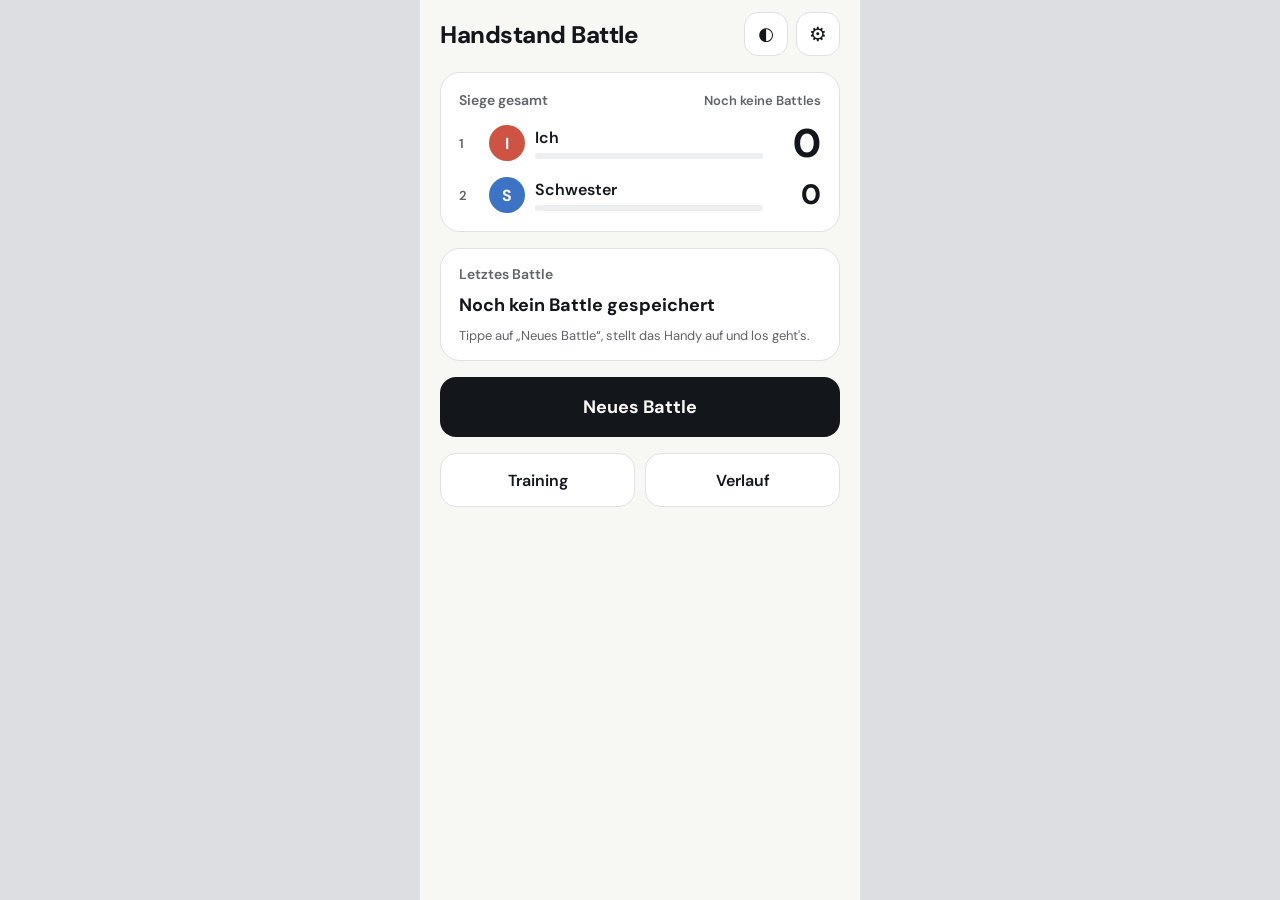
<file: app/index.html>
<!DOCTYPE html>
<html lang="de">
<head>
<meta charset="utf-8">
<meta name="viewport" content="width=device-width, initial-scale=1, viewport-fit=cover">
<meta name="theme-color" content="#f7f7f5">
<meta name="apple-mobile-web-app-capable" content="yes">
<meta name="mobile-web-app-capable" content="yes">
<title>Handstand Battle</title>
<link rel="preconnect" href="https://fonts.googleapis.com">
<link rel="preconnect" href="https://fonts.gstatic.com" crossorigin>
<link href="https://fonts.googleapis.com/css2?family=DM+Sans:opsz,wght@9..40,400;9..40,500;9..40,600;9..40,700;9..40,800&family=JetBrains+Mono:wght@500&display=swap" rel="stylesheet">
<link rel="stylesheet" href="styles.css?v=9">
</head>
<body>
<div id="app"></div>
<script type="module" src="js/main.js?v=9"></script>
</body>
</html>
</file>
<file: app/styles.css>
/* Handstand Battle – Styles nach dem Claude-Design (v2) */
:root{
  --bg:oklch(0.975 0.003 90);--surface:#fff;--ink:oklch(0.2 0.01 260);--muted:oklch(0.5 0.01 260);
  --line:oklch(0.91 0.004 260);--soft:oklch(0.95 0.004 260);--desk:oklch(0.9 0.004 260);
  --s1:oklch(0.93 0.004 260);--s2:oklch(0.9 0.004 260);
  --err:oklch(0.62 0.17 35);--bone:oklch(0.8 0.17 150);--joint:oklch(0.62 0.17 150);
  color-scheme:light;
}
:root[data-theme=dark]{
  --bg:oklch(0.17 0.006 260);--surface:oklch(0.22 0.007 260);--ink:oklch(0.95 0.003 90);--muted:oklch(0.7 0.008 260);
  --line:oklch(0.3 0.008 260);--soft:oklch(0.27 0.008 260);--desk:oklch(0.11 0.005 260);
  --s1:oklch(0.26 0.007 260);--s2:oklch(0.23 0.007 260);
  color-scheme:dark;
}
*{box-sizing:border-box}
html,body{margin:0;background:var(--desk);font-family:'DM Sans',system-ui,sans-serif;color:var(--ink);-webkit-font-smoothing:antialiased;-webkit-tap-highlight-color:transparent}
button{font-family:inherit;cursor:pointer;color:inherit}
button:disabled{cursor:default}
input{font-family:inherit}
.mono{font-family:'JetBrains Mono',ui-monospace,monospace}
.tnum{font-variant-numeric:tabular-nums}
.muted{color:var(--muted)}
@keyframes hbPulse{0%,100%{opacity:1}50%{opacity:.35}}
@keyframes hbIn{0%{transform:translateY(6px);opacity:0}100%{transform:none;opacity:1}}
@keyframes hbSpin{to{transform:rotate(360deg)}}

/* ---------- Hochformat-Seiten ---------- */
.page{position:relative;max-width:440px;margin:0 auto;min-height:100vh;min-height:100dvh;background:var(--bg);display:flex;flex-direction:column;padding-top:env(safe-area-inset-top)}
@media (min-width:480px){.page{box-shadow:0 0 0 1px var(--line)}}
.pad{padding:12px 20px 32px;display:flex;flex-direction:column;gap:16px}
.body{padding:10px 20px 20px;display:flex;flex-direction:column;gap:20px;flex:1}
.head{display:flex;align-items:center;gap:12px;padding:10px 20px 6px}
.head-title{font-weight:700;font-size:22px;line-height:1.1}
.head-sub{font-size:13px;color:var(--muted);font-weight:500}
.brand{font-weight:800;font-size:24px;letter-spacing:-0.02em}
.row{display:flex;align-items:center}
.between{display:flex;justify-content:space-between;align-items:baseline}
.col{display:flex;flex-direction:column}
.gap8{gap:8px}.gap10{gap:10px}.gap12{gap:12px}.gap14{gap:14px}.gap16{gap:16px}
.grid2{display:grid;grid-template-columns:1fr 1fr;gap:10px}
.label{font-size:14px;font-weight:600;color:var(--muted)}
.small{font-size:13px;color:var(--muted)}
.note{font-size:13px;color:var(--muted);line-height:1.45}

.iconbtn{width:44px;height:44px;flex:none;border-radius:14px;border:1px solid var(--line);background:var(--surface);color:var(--ink);font-size:18px;display:inline-flex;align-items:center;justify-content:center}
.card{background:var(--surface);border:1px solid var(--line);border-radius:20px;padding:18px}
.card-tight{background:var(--surface);border:1px solid var(--line);border-radius:18px;overflow:hidden}
.btn-main{width:100%;height:60px;border-radius:16px;border:none;background:var(--ink);color:var(--bg);font-weight:700;font-size:18px}
.btn-main:disabled{opacity:.4}
.btn-sec{height:54px;border-radius:16px;border:1px solid var(--line);background:var(--surface);color:var(--ink);font-weight:600;font-size:16px}
.btn-small{height:34px;padding:0 14px;border-radius:10px;border:none;background:var(--ink);color:var(--bg);font-size:14px;font-weight:600}
.btn-small.ghost{border:1px solid var(--line);background:transparent;color:var(--ink)}
.btn-small:disabled{opacity:.4}
.link{background:none;border:none;padding:0;color:var(--ink);font-size:14px;font-weight:600;text-decoration:underline}
.link:disabled{opacity:.4}
.sticky-foot{position:sticky;bottom:0;padding:12px 20px calc(24px + env(safe-area-inset-bottom));background:var(--bg);border-top:1px solid var(--line)}

.avatar{border-radius:50%;display:inline-flex;align-items:center;justify-content:center;font-weight:700;flex:none}
.dot{border-radius:50%;display:inline-block;flex:none}
.bar{height:6px;border-radius:3px;background:var(--soft)}
.bar>div{height:100%;border-radius:3px}

/* Start */
.rank{display:grid;grid-template-columns:20px 36px minmax(0,1fr) auto;align-items:center;gap:10px}
.rank-wins{font-weight:800;line-height:1;font-variant-numeric:tabular-nums;min-width:48px;text-align:right}
.lastcard{text-align:left;width:100%;background:var(--surface);border:1px solid var(--line);border-radius:20px;padding:16px 18px;color:var(--ink);display:flex;flex-direction:column;gap:10px}
.pill{font-size:12px;font-weight:600;padding:3px 8px;border-radius:8px;background:var(--soft)}
.chips{display:flex;flex-wrap:wrap;gap:6px 14px;font-size:14px;font-weight:500;color:var(--muted)}
.chips b{color:var(--ink)}
.chip{display:flex;align-items:center;gap:5px}

/* Setup */
.roster-row{border-bottom:1px solid var(--line)}
.roster-main{display:flex;align-items:center;gap:12px;padding:10px 10px 10px 14px}
.roster-toggle{flex:1;min-width:0;display:flex;align-items:center;gap:12px;background:none;border:none;padding:0;color:var(--ink);text-align:left;height:44px}
.check{width:24px;height:24px;flex:none;border-radius:7px;border:2px solid var(--muted);color:var(--bg);display:flex;align-items:center;justify-content:center;font-size:14px;font-weight:800}
.check.on{border-color:var(--ink);background:var(--ink)}
.editbtn{width:40px;height:40px;border-radius:12px;border:1px solid var(--line);background:transparent;color:var(--muted);font-size:15px}
.edit-area{padding:2px 14px 14px 50px;display:flex;flex-direction:column;gap:10px}
.add-area{padding:12px 14px 14px;display:flex;flex-direction:column;gap:10px}
.field{height:42px;border-radius:12px;border:1px solid var(--line);background:var(--soft);color:var(--ink);font-size:16px;font-weight:600;padding:0 12px;outline:none;width:100%}
.swatches{display:flex;gap:8px;flex-wrap:wrap}
.swatch{width:30px;height:30px;border-radius:50%;border:none;outline:2.5px solid transparent;outline-offset:2px}
.swatch.on{outline-color:var(--ink)}
.swatch:disabled{opacity:.2}
.addbtn{width:100%;height:52px;background:none;border:none;color:var(--ink);font-size:15px;font-weight:600;display:flex;align-items:center;gap:10px;padding:0 14px}
.addbox{width:24px;height:24px;border-radius:7px;border:1.5px dashed var(--muted);display:flex;align-items:center;justify-content:center;font-size:16px;color:var(--muted)}
.starter{height:42px;padding:0 14px 0 6px;border-radius:21px;border:1.5px solid var(--line);background:transparent;color:var(--ink);font-weight:600;font-size:15px;display:flex;align-items:center;gap:8px}
.starter.on{border-color:var(--ink);background:var(--surface)}
.radio-card{text-align:left;padding:12px 14px;border-radius:16px;border:1.5px solid var(--line);background:var(--surface);color:var(--ink);display:flex;align-items:center;gap:12px;width:100%}
.radio-card.on{border-color:var(--ink)}
.radio{width:20px;height:20px;flex:none;border-radius:50%;border:2px solid var(--ink);display:flex;align-items:center;justify-content:center}
.radio>span{width:10px;height:10px;border-radius:50%;background:var(--ink);opacity:0}
.on .radio>span{opacity:1}
.guide-sketch{position:relative;height:140px;border-radius:12px;background:var(--soft);overflow:hidden}
.guide-sketch>div{position:absolute}
.step-n{flex:none;width:22px;height:22px;border-radius:50%;background:var(--soft);font-weight:700;font-size:12px;display:flex;align-items:center;justify-content:center}

/* Segmente */
.seg{display:grid;gap:4px;padding:4px;border-radius:14px;background:var(--soft)}
.seg button{height:40px;border-radius:10px;border:none;background:transparent;color:var(--ink);font-weight:600;font-size:14.5px}
.seg button.on{background:var(--surface);box-shadow:0 1px 3px rgba(0,0,0,.12)}

/* Battle-Ende */
.hero{display:flex;align-items:center;gap:16px;animation:hbIn .35s ease-out;padding:20px}
.stat-big{font-weight:800;font-size:40px;line-height:1;font-variant-numeric:tabular-nums}
.att{background:var(--surface);border:1px solid var(--line);border-radius:14px;display:flex;flex-direction:column}
.att-main{padding:8px 8px 8px 12px;display:flex;align-items:center;gap:10px}
.att-score{font-weight:800;font-size:26px;line-height:1;width:40px;font-variant-numeric:tabular-nums}
.att-info{flex:1;min-width:0;display:flex;flex-direction:column;font-size:12.5px;line-height:1.3;color:var(--muted)}
.att-info .ell{white-space:nowrap;overflow:hidden;text-overflow:ellipsis}
.sqbtn{width:40px;height:40px;flex:none;border-radius:12px;border:1px solid var(--line);background:transparent;color:var(--ink);font-size:15px}
.sqbtn.on{background:var(--soft)}
.vidbtn{width:40px;height:40px;flex:none;border-radius:12px;border:none;background:var(--ink);color:var(--bg);font-size:13px}
.vidbtn:disabled{opacity:.3}
.swap-area{padding:2px 12px 10px;display:flex;flex-wrap:wrap;align-items:center;gap:6px}
.target{height:32px;padding:0 12px 0 6px;border-radius:16px;border:1px solid var(--line);background:var(--soft);color:var(--ink);font-size:13.5px;font-weight:600;display:flex;align-items:center;gap:6px}
.warm-toggle{display:flex;align-items:center;justify-content:space-between;background:transparent;border:1px dashed var(--muted);border-radius:14px;padding:12px 14px;color:var(--ink);width:100%}

/* Video */
.vbox{position:relative;aspect-ratio:16/9;border-radius:18px;overflow:hidden;background:#111}
.vbox video,.vbox canvas{position:absolute;inset:0;width:100%;height:100%;object-fit:contain}
.mirror{transform:scaleX(-1)}
.vtag{padding:4px 10px 4px 6px;border-radius:14px;background:rgba(0,0,0,.55);color:#fff;font-weight:600;font-size:14px;display:flex;align-items:center;gap:6px}
.verr{position:absolute;top:10px;right:10px;padding:5px 10px;border-radius:10px;background:#fff;color:#111;font-weight:600;font-size:13px}
.vtime{position:absolute;right:12px;bottom:8px;font-size:12px;color:#fff;text-shadow:0 1px 3px #000}
.play{width:46px;height:46px;flex:none;border-radius:50%;border:none;background:var(--ink);color:var(--bg);font-size:16px}
.track{position:relative;flex:1;height:46px;cursor:pointer;touch-action:none}
.track-bg{position:absolute;left:0;right:0;top:20px;height:6px;border-radius:3px;background:var(--soft)}
.track-fill{position:absolute;left:0;top:20px;height:6px;border-radius:3px;background:var(--ink)}
.track-mk{position:absolute;top:12px;width:4px;height:22px;margin-left:-2px;border-radius:2px;background:var(--err);pointer-events:none}
.track-knob{position:absolute;top:14px;width:18px;height:18px;margin-left:-9px;border-radius:50%;background:var(--surface);border:2.5px solid var(--ink);pointer-events:none}
.errbtn{display:flex;align-items:center;gap:10px;padding:10px 12px;border-radius:12px;border:1px solid var(--line);background:var(--surface);color:var(--ink);text-align:left;width:100%}
.errbtn.on{border-color:var(--ink)}
.favbtn{height:44px;padding:0 14px;border-radius:14px;border:1px solid var(--line);background:transparent;color:var(--ink);font-weight:600;font-size:14px;display:flex;align-items:center;gap:6px}
.favbtn.on{border-color:var(--ink);background:var(--ink);color:var(--bg)}

/* Verlauf */
.hrow{background:var(--surface);border:1px solid var(--line);border-radius:14px;padding:10px 14px;display:grid;grid-template-columns:52px minmax(0,1fr);align-items:center;gap:12px}
.gal{padding:0;border:1px solid var(--line);border-radius:16px;overflow:hidden;background:var(--surface);color:var(--ink);text-align:left;display:flex;flex-direction:column}
.gal-thumb{position:relative;aspect-ratio:4/3;background:repeating-linear-gradient(135deg,var(--s1) 0 8px,var(--s2) 8px 16px);display:flex;align-items:center;justify-content:center;overflow:hidden}
.gal-thumb img{width:100%;height:100%;object-fit:cover}

/* Einstellungen */
.opt{width:100%;display:flex;align-items:center;gap:12px;padding:14px;border:none;border-bottom:1px solid var(--line);background:transparent;color:var(--ink);text-align:left}
input[type=range]{width:100%;accent-color:var(--ink)}
.toggle{width:50px;height:30px;border-radius:15px;border:none;background:var(--line);position:relative;flex:none}
.toggle::after{content:'';position:absolute;top:3px;left:3px;width:24px;height:24px;border-radius:50%;background:#fff;transition:left .15s;box-shadow:0 1px 3px rgba(0,0,0,.25)}
.toggle.on{background:var(--ink)}
.toggle.on::after{left:23px}

/* Toast */
.toast{position:fixed;left:50%;transform:translateX(-50%);width:min(400px,calc(100% - 40px));bottom:calc(30px + env(safe-area-inset-bottom));padding:14px 16px;border-radius:14px;background:var(--ink);color:var(--bg);font-weight:500;font-size:14.5px;line-height:1.4;animation:hbIn .25s ease-out;box-shadow:0 10px 30px rgba(0,0,0,.2);z-index:50}

/* ---------- Kamera (Querformat, Vollbild) ----------
   Größen in vh, damit es auf jedem Handy wie im Design (390 px hoch) aussieht. */
.cam{position:fixed;inset:0;background:#111;color:#fff;overflow:hidden;font-family:'DM Sans',system-ui,sans-serif;--u:calc(100vh / 390);--u:calc(100dvh / 390)}
.cam video,.cam canvas.sk{position:absolute;inset:0;width:100%;height:100%;object-fit:cover}
.cam .shade-l{position:absolute;left:0;top:0;bottom:0;width:48%;background:linear-gradient(90deg,rgba(0,0,0,.72),rgba(0,0,0,.35) 70%,transparent)}
.cam .shade-r{position:absolute;right:0;top:0;bottom:0;width:40%;background:linear-gradient(270deg,rgba(0,0,0,.72),rgba(0,0,0,.35) 70%,transparent)}
.cam-left{position:absolute;left:calc(44 * var(--u));top:calc(22 * var(--u));bottom:calc(20 * var(--u));width:calc(300 * var(--u));display:flex;flex-direction:column;gap:calc(4 * var(--u))}
.cam-banner{align-self:flex-start;display:flex;align-items:center;gap:calc(8 * var(--u));padding:calc(6 * var(--u)) calc(14 * var(--u));border-radius:calc(20 * var(--u));border:2px solid #fff;font-weight:700;font-size:calc(20 * var(--u))}
.cam-banner.live{background:#fff;color:#111}
.cam-banner .d{width:calc(10 * var(--u));height:calc(10 * var(--u));border-radius:50%;background:#fff;animation:hbPulse 1.2s infinite}
.cam-banner.live .d{background:#e5484d}
.cam-k{font-size:calc(15 * var(--u));font-weight:600;color:#a9abb5}
.cam-name{display:flex;align-items:center;gap:calc(12 * var(--u))}
.cam-name .stripe{width:calc(18 * var(--u));height:calc(58 * var(--u));border-radius:calc(9 * var(--u));flex:none}
.cam-name span:last-child{font-weight:800;font-size:calc(68 * var(--u));line-height:.95;letter-spacing:-0.02em;white-space:nowrap;overflow:hidden;text-overflow:ellipsis}
.cam-timer{display:flex;align-items:baseline;gap:calc(6 * var(--u));margin-top:calc(6 * var(--u))}
.cam-timer b{font-weight:800;font-size:calc(104 * var(--u));line-height:.9;font-variant-numeric:tabular-nums;letter-spacing:-0.03em}
.cam-timer span{font-weight:600;font-size:calc(32 * var(--u));color:#a9abb5}
.cam-count{font-weight:600;font-size:calc(22 * var(--u));color:#d6d8e0}
.cam-state{margin-top:calc(8 * var(--u));display:flex;align-items:center;gap:calc(8 * var(--u));font-size:calc(15 * var(--u));font-weight:600;color:#c9cbd3}
.cam-right{position:absolute;right:calc(40 * var(--u));top:calc(20 * var(--u));bottom:calc(20 * var(--u));width:calc(230 * var(--u));display:flex;flex-direction:column;align-items:flex-end;gap:calc(4 * var(--u))}
.cam-rec{display:flex;align-items:center;gap:6px;font-size:calc(11 * var(--u));color:#c9cbd3}
.cam-rec .d{width:8px;height:8px;border-radius:50%;background:#ff4b4b;animation:hbPulse 1.2s infinite}
.cam-x{width:calc(40 * var(--u));height:calc(40 * var(--u));min-width:36px;min-height:36px;border-radius:12px;border:1px solid #3a3c46;background:rgba(0,0,0,.4);color:#fff;font-size:15px}
.cam-pill{height:calc(40 * var(--u));min-height:36px;padding:0 calc(14 * var(--u));border-radius:12px;border:1px solid #4a4c56;background:rgba(0,0,0,.5);color:#fff;font-weight:600;font-size:calc(14 * var(--u));white-space:nowrap}
.cam-avg{display:flex;align-items:center;gap:calc(10 * var(--u))}
.cam-avg .n{font-weight:600;color:#e4e6ec}
.cam-avg b{font-weight:800;line-height:1;font-variant-numeric:tabular-nums;min-width:calc(56 * var(--u));text-align:right}
.cam-next{margin-top:auto;display:flex;flex-direction:column;align-items:flex-end}
.cam-next b{display:flex;align-items:center;gap:calc(10 * var(--u));font-weight:800;font-size:calc(38 * var(--u));line-height:1.05}
.cam-next b i{width:calc(12 * var(--u));height:calc(12 * var(--u));border-radius:50%}
.cam-start{position:absolute;left:50%;bottom:calc(22 * var(--u));transform:translateX(-50%);height:calc(58 * var(--u));min-height:48px;padding:0 calc(28 * var(--u));border-radius:calc(18 * var(--u));border:none;background:#fff;color:#111;font-weight:700;font-size:calc(22 * var(--u));box-shadow:0 8px 30px rgba(0,0,0,.5);white-space:nowrap}
.cam-end{position:absolute;left:50%;bottom:calc(20 * var(--u));transform:translateX(-50%);height:calc(42 * var(--u));min-height:40px;padding:0 calc(18 * var(--u));border-radius:12px;border:1px solid #4a4c56;background:rgba(0,0,0,.5);color:#fff;font-weight:600;font-size:calc(14.5 * var(--u));white-space:nowrap}
.cam-flash{position:absolute;inset:0;display:flex;align-items:center;justify-content:center;pointer-events:none;background:rgba(0,0,0,.35)}
.cam-flash span{font-weight:800;font-size:calc(96 * var(--u));letter-spacing:-0.03em;animation:hbIn .3s ease-out}
.cam-msg{position:absolute;left:50%;top:calc(24 * var(--u));transform:translateX(-50%);padding:calc(8 * var(--u)) calc(16 * var(--u));border-radius:12px;background:rgba(0,0,0,.7);font-weight:600;font-size:calc(17 * var(--u));white-space:nowrap}
.res{position:absolute;inset:0;background:rgba(14,15,18,.95);display:flex;align-items:center;gap:calc(40 * var(--u));padding:0 calc(56 * var(--u));cursor:pointer;animation:hbIn .25s ease-out}
.res-l{display:flex;flex-direction:column;align-items:center;width:calc(240 * var(--u));flex:none}
.res-name{display:flex;align-items:center;gap:calc(10 * var(--u));font-weight:700;font-size:calc(30 * var(--u))}
.res-name i{width:calc(14 * var(--u));height:calc(14 * var(--u));border-radius:50%}
.res-score{font-weight:800;font-size:calc(180 * var(--u));line-height:.9;font-variant-numeric:tabular-nums;letter-spacing:-0.04em}
.res-lab{font-weight:600;font-size:calc(22 * var(--u));color:#c9cbd3}
.res-warm{margin-top:8px;padding:4px 12px;border-radius:14px;border:1.5px solid #fff;font-weight:600;font-size:calc(14 * var(--u))}
.res-r{flex:1;display:flex;flex-direction:column;gap:calc(9 * var(--u))}
.res-top{display:flex;gap:calc(24 * var(--u));font-weight:700;font-size:calc(28 * var(--u))}
.res-bar{display:grid;grid-template-columns:calc(120 * var(--u)) 1fr calc(40 * var(--u));align-items:center;gap:calc(12 * var(--u))}
.res-bar span{font-size:calc(16 * var(--u));font-weight:500;color:#d6d8e0}
.res-bar div{height:calc(10 * var(--u));border-radius:5px;background:#2a2c33}
.res-bar div div{height:100%}
.res-bar b{font-weight:700;font-size:calc(19 * var(--u));text-align:right}
.res-tip{font-size:calc(15 * var(--u));line-height:1.35}
.res-tip span{color:#c9cbd3}
.res-prog{position:absolute;left:0;bottom:0;height:4px}
.cam-debug{position:absolute;left:50%;bottom:calc(90 * var(--u));transform:translateX(-50%);font-size:11px;background:rgba(0,0,0,.6);padding:6px 10px;border-radius:8px;white-space:pre;line-height:1.4;text-align:left}
.rotate{position:fixed;inset:0;background:#111;color:#fff;display:none;flex-direction:column;align-items:center;justify-content:center;gap:16px;text-align:center;padding:30px;z-index:40}
.rotate .ico{font-size:64px;animation:hbIn .4s}
@media (orientation:portrait){.cam .rotate{display:flex}}
.loading{position:absolute;inset:0;display:flex;flex-direction:column;align-items:center;justify-content:center;gap:14px;background:rgba(0,0,0,.75);text-align:center;padding:24px}
.spinner{width:40px;height:40px;border-radius:50%;border:4px solid rgba(255,255,255,.25);border-top-color:#fff;animation:hbSpin 1s linear infinite}
</file>
